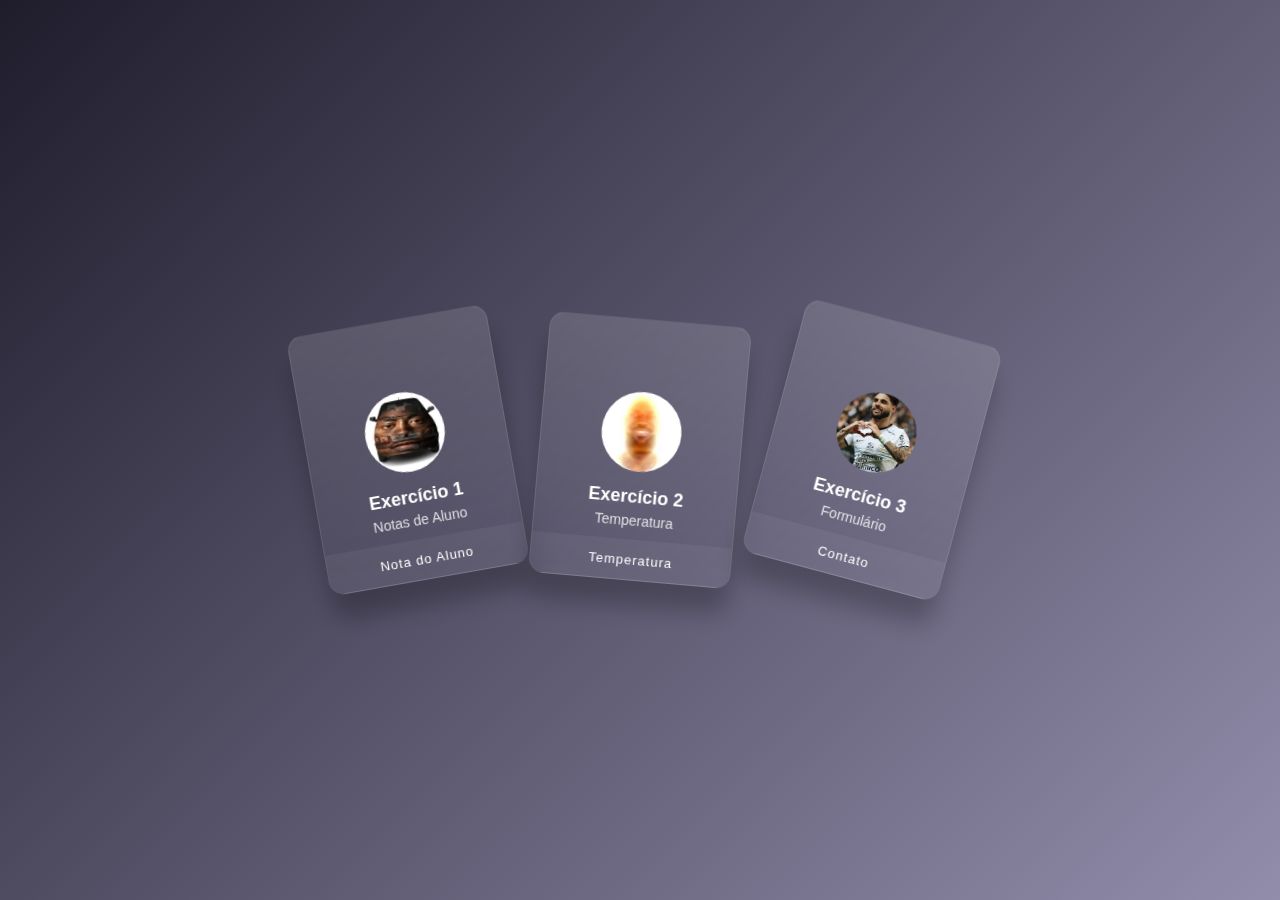
<file: at_if_else_JoaquimMelo/index.html>
<!DOCTYPE html>
<html lang="pt-br">
<head>
  <meta charset="UTF-8" />
  <meta name="viewport" content="width=device-width, initial-scale=1.0"/>
  <title>Página Inicial - Exercícios</title>
  <style>
    body {
      margin: 0;
      padding: 0;
      height: 100vh;
      display: flex;
      justify-content: center;
      align-items: center;
      background: linear-gradient(135deg, #1f1c2c, #928dab);
      font-family: Arial, sans-serif;
    }

    .container {
      display: flex;
      gap: 30px;
    }

    .glass {
      position: relative;
      width: 200px;
      height: 260px;
      background: linear-gradient(#ffffff22, transparent);
      border: 1px solid rgba(255, 255, 255, 0.1);
      box-shadow: 0 25px 25px rgba(0, 0, 0, 0.25);
      display: flex;
      flex-direction: column;
      justify-content: center;
      align-items: center;
      transition: 0.5s;
      border-radius: 15px;
      backdrop-filter: blur(10px);
      transform: rotate(calc(var(--r, 0) * 1deg));
      cursor: pointer;
      overflow: hidden;
      color: white;
      text-align: center;
    }

    .container:hover .glass {
      transform: rotate(0deg);
      margin: 0 10px;
    }

    .glass img {
      width: 80px;
      height: 80px;
      object-fit: cover;
      border-radius: 50%;
      margin-top: 20px;
    }

    .glass h3 {
      margin: 15px 0 5px;
      font-size: 18px;
    }

    .glass p {
      margin: 0;
      font-size: 14px;
      opacity: 0.8;
    }

    .glass::before {
      content: attr(data-text);
      position: absolute;
      bottom: 0;
      width: 100%;
      height: 40px;
      background: rgba(255, 255, 255, 0.05);
      display: flex;
      justify-content: center;
      align-items: center;
      font-size: 13px;
      color: #fff;
      letter-spacing: 1px;
    }
  </style>
</head>
<body>

  <div class="container">
    <div class="glass" data-text="Nota do Aluno" style="--r:-10;" onclick="window.location.href='exercicio1/index.html'">
      <img src="img/uno.jpg" alt="Exercício 1">
      <h3>Exercício 1</h3>
      <p>Notas de Aluno</p>
    </div>

    <div class="glass" data-text="Temperatura" style="--r:5;" onclick="window.location.href='exercicio2/index.html'">
      <img src="img/lebron.jpg" alt="Exercício 2">
      <h3>Exercício 2</h3>
      <p>Temperatura</p>
    </div>

    <div class="glass" data-text="Contato" style="--r:15;" onclick="window.location.href='exercicio3/index.html'">
      <img src="img/yuri.jpg" alt="Exercício 3">
      <h3>Exercício 3</h3>
      <p>Formulário</p>
    </div>
  </div>

</body>
</html>
</file>
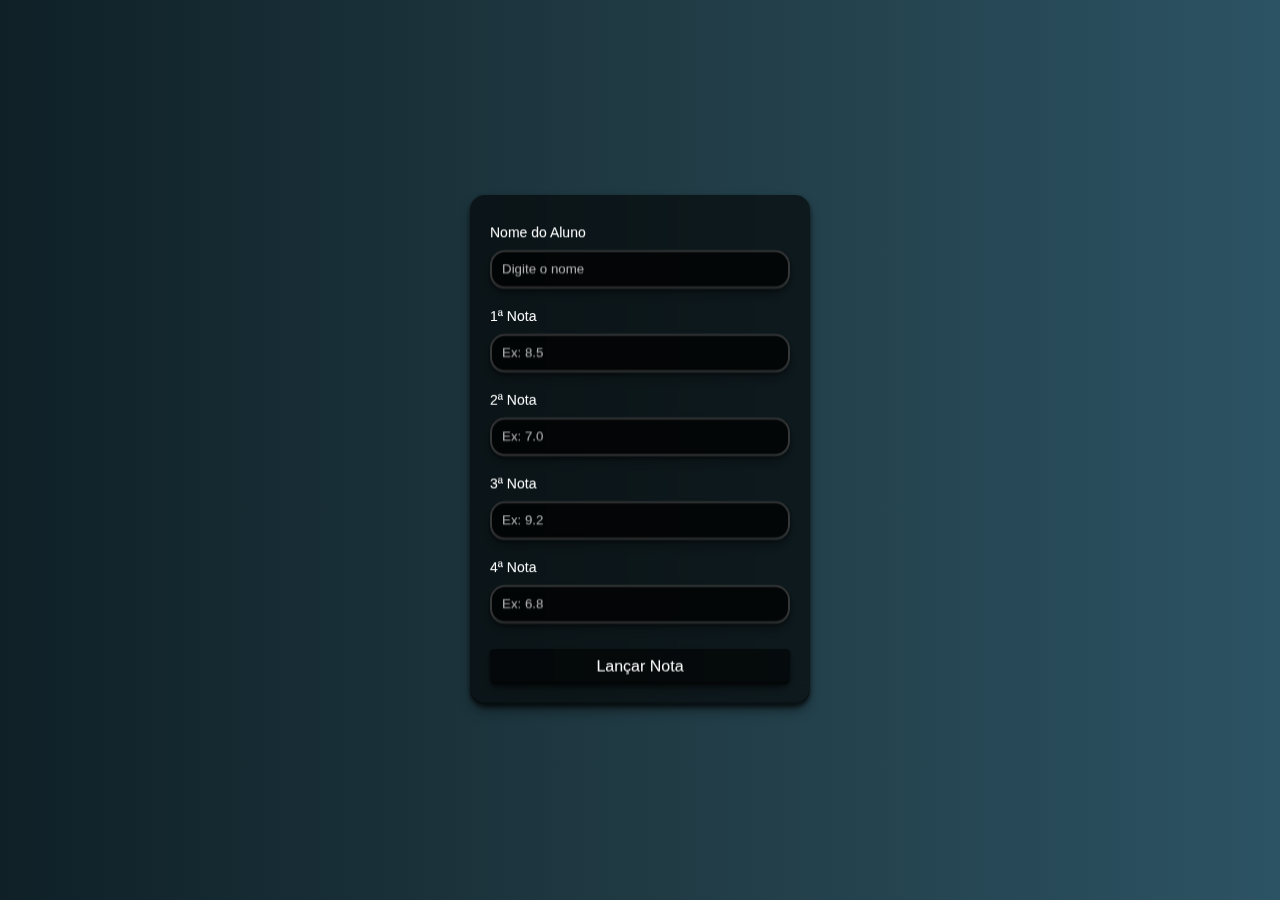
<file: at_if_else_JoaquimMelo/exercicio1/index.html>
<!DOCTYPE html>
<html lang="pt-BR">
<head>
  <meta charset="UTF-8" />
  <meta name="viewport" content="width=device-width, initial-scale=1.0"/>
  <link rel="stylesheet" href="css/style.css">
  <title>Lançamento de Notas</title>
</head>
<body>
  <form action="Nota_Aluno.php" method="post" class="form">
    <label for="nm_aluno">Nome do Aluno</label>
    <input type="text" name="nm_aluno" id="nm_aluno" class="input" placeholder="Digite o nome" />

    <label for="nota01">1ª Nota</label>
    <input type="text" name="nota01" id="nota01" class="input" placeholder="Ex: 8.5" />

    <label for="nota02">2ª Nota</label>
    <input type="text" name="nota02" id="nota02" class="input" placeholder="Ex: 7.0" />

    <label for="nota03">3ª Nota</label>
    <input type="text" name="nota03" id="nota03" class="input" placeholder="Ex: 9.2" />

    <label for="nota04">4ª Nota</label>
    <input type="text" name="nota04" id="nota04" class="input" placeholder="Ex: 6.8" />

    <button type="submit">Lançar Nota</button>
  </form>
</body>
</html>
</file>
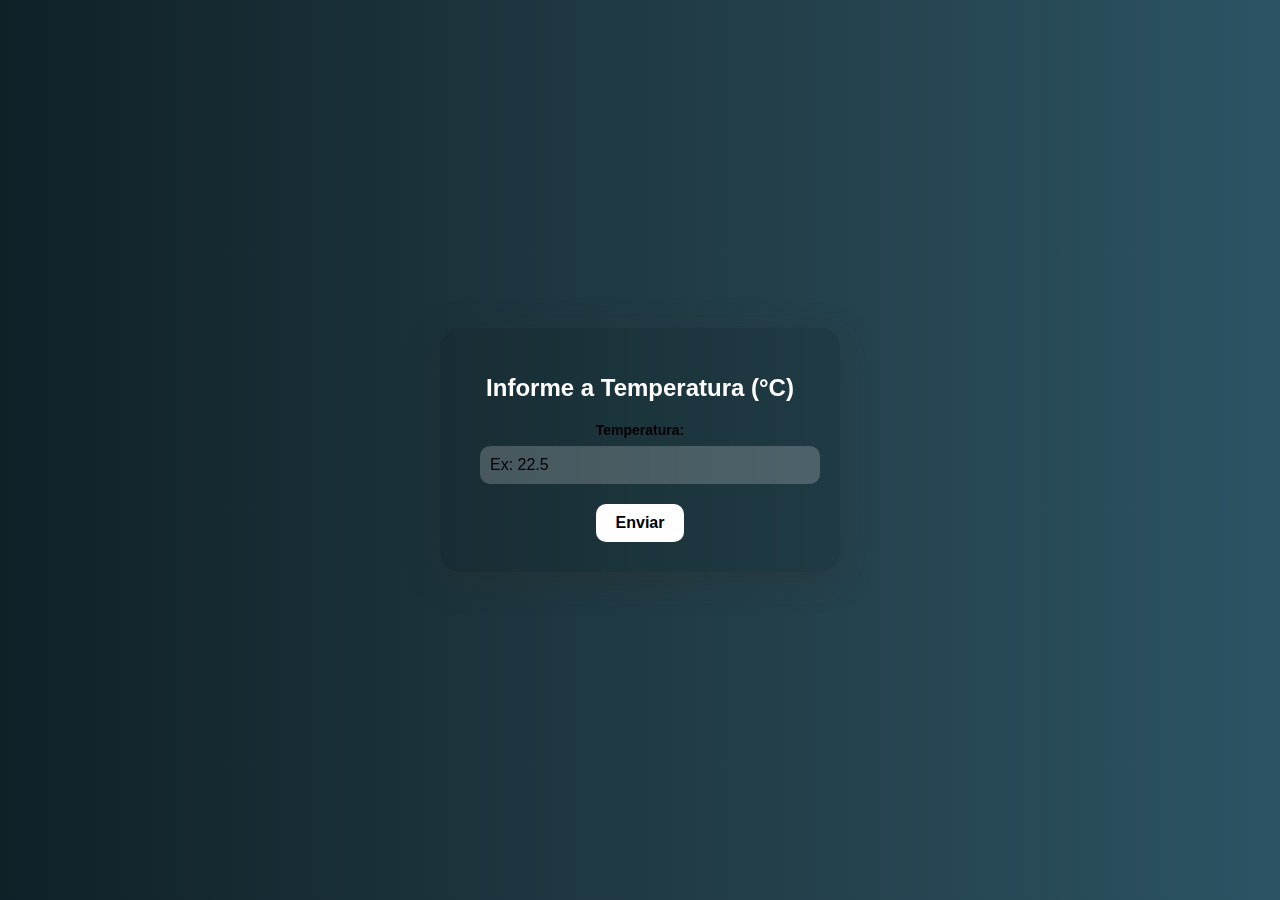
<file: at_if_else_JoaquimMelo/exercicio2/index.html>
<!DOCTYPE html>
<html lang="pt-BR">
<head>
  <meta charset="UTF-8" />
  <meta name="viewport" content="width=device-width, initial-scale=1.0"/>
  <title>Verificador de Temperatura</title>
  <style>
   body {
      margin: 0;
      padding: 0;
      background: linear-gradient(to right, #0f2027, #203a43, #2c5364);
      display: flex;
      justify-content: center;
      align-items: center;
      height: 100vh;
      font-family: 'Segoe UI', Tahoma, Geneva, Verdana, sans-serif;
    }


    .card {
      background: rgba(0, 0, 0, 0.1);
      backdrop-filter: blur(15px);
      padding: 30px 40px;
      border-radius: 20px;
      box-shadow: 0 8px 32px 0 rgba(46, 46, 46, 0.37);
      display: flex;
      flex-direction: column;
      align-items: center;
      width: 320px;
      text-align: center;
    }

    h1 {
      margin-bottom: 20px;
      font-size: 1.5rem;
      color: #ffffff;
    }

    label {
      font-weight: bold;
      margin-bottom: 8px;
      display: block;
      font-size: 14px;
    }

    input[type="number"] {
      padding: 10px;
      width: 100%;
      border: none;
      border-radius: 10px;
      margin-bottom: 20px;
      font-size: 16px;
      outline: none;
      background: rgba(255, 255, 255, 0.2);
      color: #fff;
      transition: all 0.3s ease;
    }

    input[type="number"]::placeholder {
      color: #000000;
    }

    input[type="number"]:focus {
      background: rgba(255, 255, 255, 0.3);
      transform: scale(1.03);
    }

    button {
      padding: 10px 20px;
      background-color: #fff;
      color: #000000;
      border: none;
      border-radius: 10px;
      font-weight: bold;
      font-size: 16px;
      cursor: pointer;
      transition: background-color 0.3s ease;
    }

    button:hover {
      background-color: #e0e0e0;
    }
  </style>
</head>
<body>
  <div class="card">
    <h1>Informe a Temperatura (°C)</h1>
    <form action="script.php" method="get">
      <label for="temperatura">Temperatura:</label>
      <input type="number" id="temperatura" name="temperatura" placeholder="Ex: 22.5" required />
      <button type="submit">Enviar</button>
    </form>
  </div>
</body>
</html>
</file>
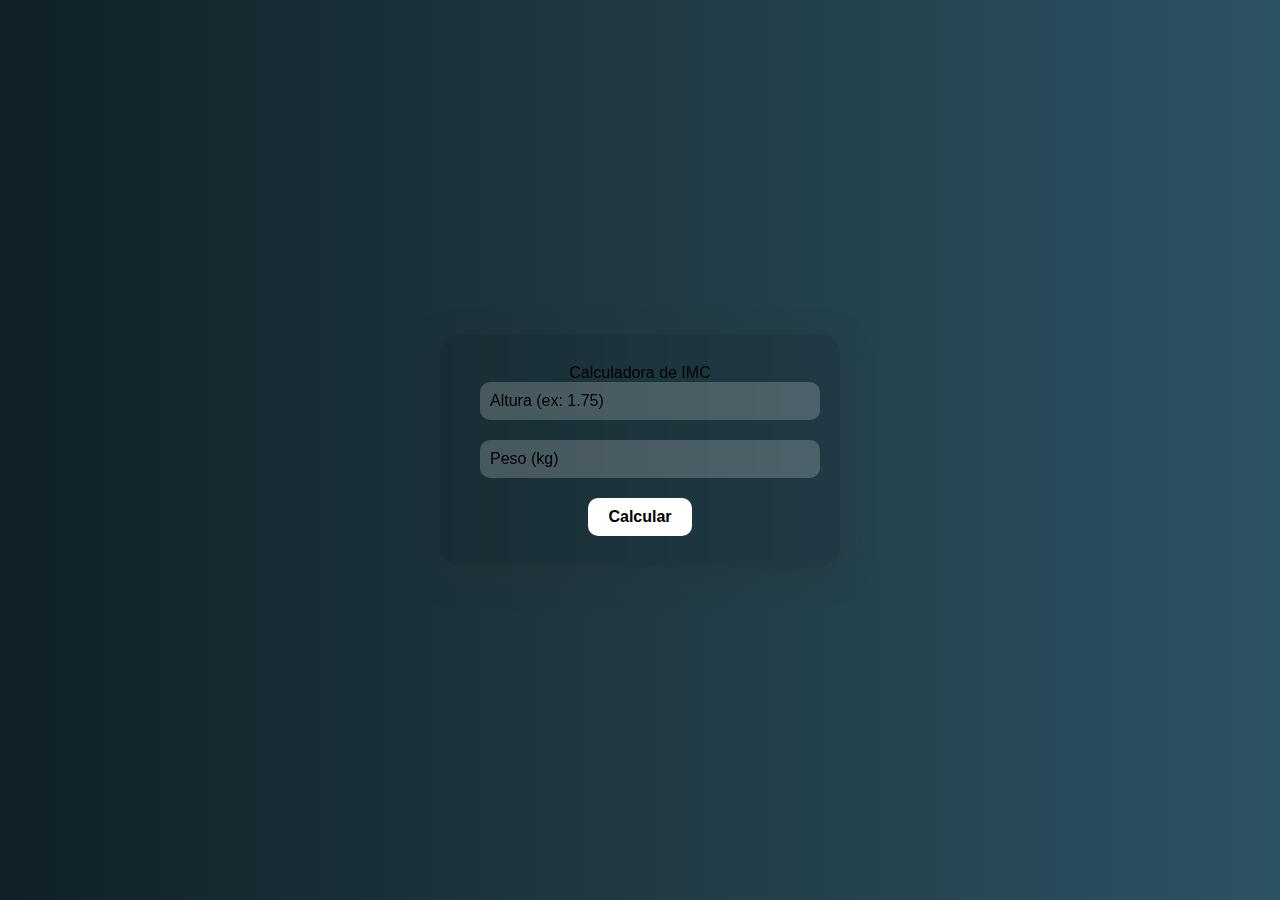
<file: at_if_else_JoaquimMelo/exercicio3/index.html>
<!DOCTYPE html>
<html lang="pt-BR">
<head>
  <meta charset="UTF-8" />
  <meta name="viewport" content="width=device-width, initial-scale=1.0"/>
  <title>Calculadora de IMC</title>
  <style>
  body {
      margin: 0;
      padding: 0;
      background: linear-gradient(to right, #0f2027, #203a43, #2c5364);
      display: flex;
      justify-content: center;
      align-items: center;
      height: 100vh;
      font-family: 'Segoe UI', Tahoma, Geneva, Verdana, sans-serif;
    }


    .card {
      background: rgba(0, 0, 0, 0.1);
      backdrop-filter: blur(15px);
      padding: 30px 40px;
      border-radius: 20px;
      box-shadow: 0 8px 32px 0 rgba(46, 46, 46, 0.37);
      display: flex;
      flex-direction: column;
      align-items: center;
      width: 320px;
      text-align: center;
    }

    h1 {
      margin-bottom: 20px;
      font-size: 1.5rem;
      color: #ffffff;
    }

    label {
      font-weight: bold;
      margin-bottom: 8px;
      display: block;
      font-size: 14px;
    }

    input[type="number"] {
      padding: 10px;
      width: 100%;
      border: none;
      border-radius: 10px;
      margin-bottom: 20px;
      font-size: 16px;
      outline: none;
      background: rgba(255, 255, 255, 0.2);
      color: #fff;
      transition: all 0.3s ease;
    }

    input[type="number"]::placeholder {
      color: #000000;
    }

    input[type="number"]:focus {
      background: rgba(255, 255, 255, 0.3);
      transform: scale(1.03);
    }

    button {
      padding: 10px 20px;
      background-color: #fff;
      color: #000000;
      border: none;
      border-radius: 10px;
      font-weight: bold;
      font-size: 16px;
      cursor: pointer;
      transition: background-color 0.3s ease;
    }

    button:hover {
      background-color: #e0e0e0;
    }
  </style>
</head>
<body>
  <div class="wrapper">

        <div class="card__inner">
          <!-- Frente: Formulário IMC -->
          <div class="card">
            <div class="title">Calculadora de IMC</div>
           <form action="script.php" method="post">
              <input class="card__input" type="number" step="0.01" name="altura" placeholder="Altura (ex: 1.75)" required />
              <input class="card__input" type="number" step="0.1" name="peso" placeholder="Peso (kg)" required />
              <button class="card__btn" type="submit">Calcular</button>
            </form>
          </div>
      </label>
    </div>
  </div>
</body>
</html>
</file>
<file: at_if_else_JoaquimMelo/exercicio1/css/style.css>
body {
      margin: 0;
      padding: 0;
      background: linear-gradient(to right, #0f2027, #203a43, #2c5364);
      display: flex;
      justify-content: center;
      align-items: center;
      height: 100vh;
      font-family: 'Segoe UI', Tahoma, Geneva, Verdana, sans-serif;
    }

    .form {
      position: relative;
      display: flex;
      flex-direction: column;
      gap: 10px;
      padding: 20px;
      background: rgba(0, 0, 0, 0.6);
      border-radius: 15px;
      overflow: hidden;
      perspective: 1000px;
      transform-style: preserve-3d;
      transform: rotateX(-10deg);
      transition: all 0.3s ease-in-out;
      backdrop-filter: blur(10px);
      box-shadow:
        rgba(0, 0, 0, 0.6) 0px 2px 4px,
        rgba(0, 0, 0, 0.5) 0px 7px 13px -3px,
        rgba(0, 0, 0, 0.3) 0px -3px 0px inset;
      animation: form-animation 0.5s ease-in-out;
      width: 300px;
    }

    @keyframes form-animation {
      from {
        transform: rotateX(-30deg);
        opacity: 0;
      }
      to {
        transform: rotateX(0deg);
        opacity: 1;
      }
    }

    label {
      color: #fff;
      font-size: 14px;
      margin-top: 10px;
    }

    .input {
      padding: 10px;
      border-radius: 15px;
      background: rgba(0, 0, 0, 0.4);
      border: 2px solid rgba(255, 255, 255, 0.2);
      backdrop-filter: blur(8px);
      box-shadow:
        0px 2px 4px rgba(0, 0, 0, 0.5),
        0px 7px 13px rgba(0, 0, 0, 0.3),
        inset 0px -3px 0px rgba(0, 0, 0, 0.2);
      color: white;
      transition: all 0.3s ease-in-out;
    }

    .input::placeholder {
      color: rgba(255, 255, 255, 0.7);
    }

    .input:hover,
    .input:focus {
      border-color: rgba(255, 255, 255, 0.4);
      background-color: rgba(0, 0, 0, 0.6);
      transform: scale(1.05) rotateY(20deg);
      outline: none;
    }

    button {
      margin-top: 15px;
      padding: 10px 20px;
      border: none;
      border-radius: 5px;
      background: rgba(0, 0, 0, 0.6);
      color: #fff;
      font-size: 16px;
      cursor: pointer;
      transform-style: preserve-3d;
      backface-visibility: hidden;
      transform: rotateX(-10deg);
      transition: all 0.3s ease-in-out;
      box-shadow:
        rgba(0, 0, 0, 0.5) 0px 2px 4px,
        rgba(0, 0, 0, 0.4) 0px 7px 13px -3px,
        rgba(0, 0, 0, 0.3) 0px -3px 0px inset;
    }

    button:hover {
      background-color: rgba(255, 255, 255, 0.2);
      font-size: 17px;
      transform: scale(1.05) rotateY(20deg) rotateX(10deg);
    }
</file>
